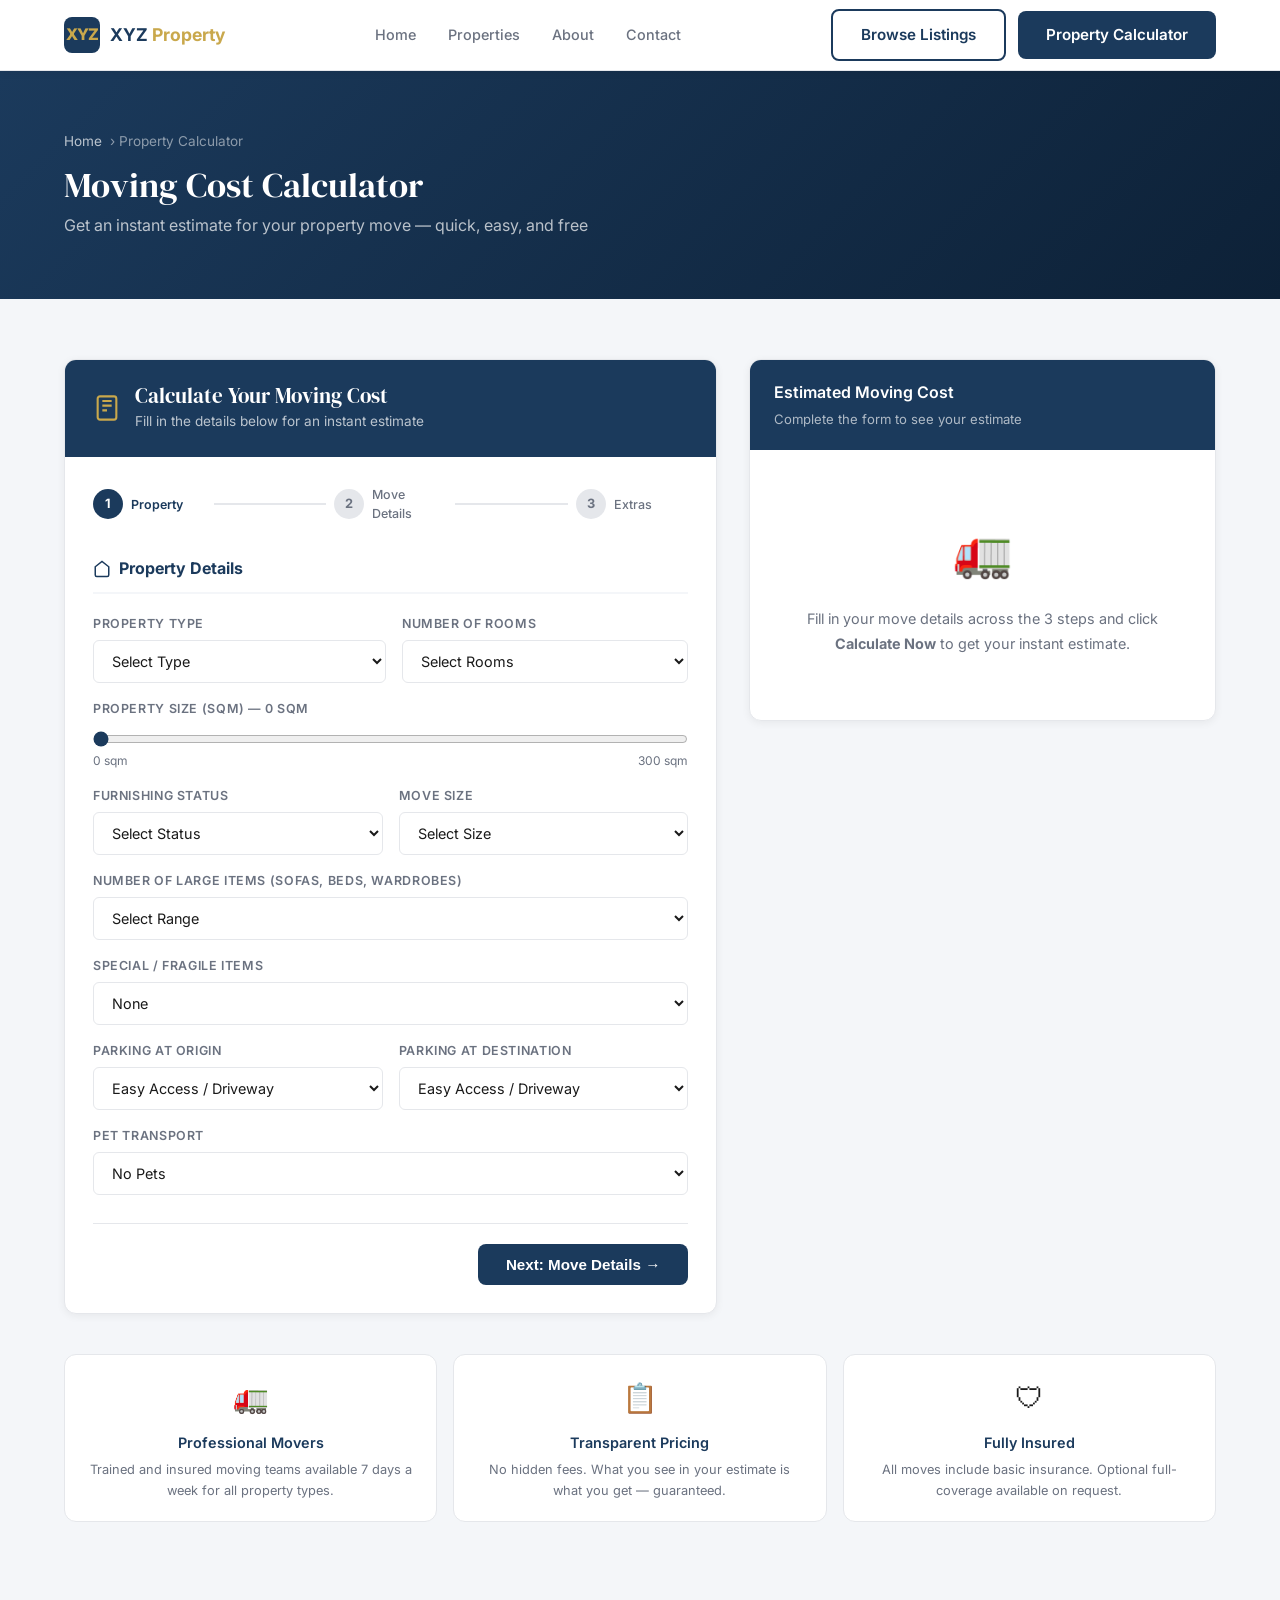
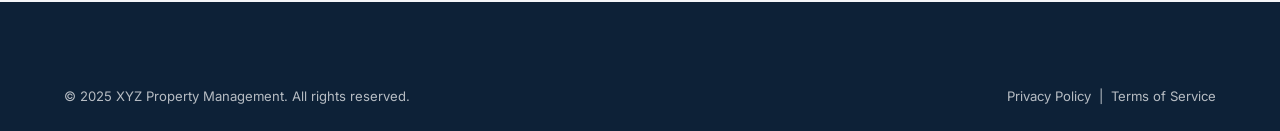
<file: calculator.html>
<!DOCTYPE html>
<html lang="en">
<head>
  <meta charset="UTF-8" />
  <meta name="viewport" content="width=device-width, initial-scale=1.0" />
  <title>Property Moving Calculator — XYZ Property Management</title>
  <link rel="icon" href="favicon.svg" type="image/svg+xml" />
  <link rel="stylesheet" href="assets/css/style.css" />
  <link href="https://fonts.googleapis.com/css2?family=Inter:wght@300;400;500;600;700;800&family=DM+Serif+Display:ital@0;1&display=swap" rel="stylesheet" />
  <style>
    /* ── Calculator Page ─────────────────────────────────────────────────── */
    .calc-page { padding: 60px 0 80px; background: var(--bg); }
    .calc-layout {
      display: grid;
      grid-template-columns: 1.4fr 1fr;
      gap: 32px;
      align-items: start;
    }
    /* ── Form card ───────────────────────────────────────────────────────── */
    .calc-form-card {
      background: var(--white);
      border-radius: var(--radius);
      border: 1px solid var(--border);
      box-shadow: var(--shadow-sm);
      overflow: hidden;
    }
    .calc-form-card__header {
      background: var(--primary);
      padding: 24px 28px;
      display: flex;
      align-items: center;
      gap: 14px;
    }
    .calc-form-card__header svg { color: var(--accent); flex-shrink: 0; }
    .calc-form-card__header h2 { color: var(--white); font-size: 1.3rem; }
    .calc-form-card__header p { color: rgba(255,255,255,0.7); font-size: 0.85rem; margin-top: 2px; }
    .calc-form-card__body { padding: 28px; }
    /* ── Step indicator ──────────────────────────────────────────────────── */
    .steps {
      display: flex;
      align-items: center;
      margin-bottom: 32px;
      gap: 0;
    }
    .step {
      display: flex;
      align-items: center;
      gap: 8px;
      flex: 1;
    }
    .step__num {
      width: 30px;
      height: 30px;
      border-radius: 50%;
      background: var(--border);
      color: var(--text-light);
      font-size: 0.8rem;
      font-weight: 700;
      display: flex;
      align-items: center;
      justify-content: center;
      flex-shrink: 0;
      transition: all 0.3s;
    }
    .step__label { font-size: 0.78rem; color: var(--text-light); font-weight: 500; }
    .step--active .step__num { background: var(--primary); color: var(--white); }
    .step--active .step__label { color: var(--primary); font-weight: 600; }
    .step--done .step__num { background: #059669; color: var(--white); }
    .step-line { flex: 1; height: 2px; background: var(--border); margin: 0 8px; transition: background 0.3s; }
    .step-line--done { background: #059669; }
    /* ── Form sections ───────────────────────────────────────────────────── */
    .form-section { display: none; }
    .form-section.active { display: block; }
    .form-section__title {
      font-size: 1rem;
      font-weight: 700;
      color: var(--primary);
      margin-bottom: 20px;
      padding-bottom: 10px;
      border-bottom: 2px solid var(--bg);
      display: flex;
      align-items: center;
      gap: 8px;
    }
    .field-grid { display: grid; grid-template-columns: 1fr 1fr; gap: 16px; margin-bottom: 16px; }
    .field-grid--3 { grid-template-columns: 1fr 1fr 1fr; }
    .field-full { margin-bottom: 16px; }
    .field { display: flex; flex-direction: column; gap: 6px; }
    .field label {
      font-size: 0.78rem;
      font-weight: 600;
      color: var(--text-light);
      text-transform: uppercase;
      letter-spacing: 0.05em;
    }
    .field input,
    .field select {
      padding: 11px 14px;
      border: 1.5px solid var(--border);
      border-radius: var(--radius-sm);
      font-size: 0.9rem;
      font-family: var(--font);
      color: var(--text);
      outline: none;
      transition: border-color 0.2s;
      background: var(--white);
    }
    .field input:focus,
    .field select:focus { border-color: var(--primary); }
    /* Range slider */
    .field input[type="range"] {
      padding: 6px 0;
      border: none;
      accent-color: var(--primary);
      cursor: pointer;
    }
    .range-labels {
      display: flex;
      justify-content: space-between;
      font-size: 0.75rem;
      color: var(--text-light);
      margin-top: -8px;
    }
    .range-value {
      text-align: center;
      font-size: 1.1rem;
      font-weight: 700;
      color: var(--primary);
      margin-top: 4px;
    }
    /* Checkbox extras */
    .extras-grid {
      display: grid;
      grid-template-columns: 1fr 1fr;
      gap: 10px;
      margin-top: 4px;
    }
    .extra-item {
      display: flex;
      align-items: center;
      gap: 10px;
      padding: 12px 14px;
      border: 1.5px solid var(--border);
      border-radius: var(--radius-sm);
      cursor: pointer;
      transition: all 0.2s;
      user-select: none;
    }
    .extra-item:hover { border-color: var(--primary); }
    .extra-item input[type="checkbox"] { accent-color: var(--primary); width: 16px; height: 16px; cursor: pointer; }
    .extra-item.checked { border-color: var(--primary); background: rgba(27,58,92,0.04); }
    .extra-item__label { font-size: 0.85rem; font-weight: 500; color: var(--text); }
    .extra-item__price { font-size: 0.75rem; color: var(--accent); font-weight: 600; margin-left: auto; }
    /* Step nav buttons */
    .step-nav {
      display: flex;
      justify-content: space-between;
      margin-top: 28px;
      padding-top: 20px;
      border-top: 1px solid var(--border);
    }
    /* ── Result card ─────────────────────────────────────────────────────── */
    .result-card {
      background: var(--white);
      border-radius: var(--radius);
      border: 1px solid var(--border);
      box-shadow: var(--shadow-sm);
      position: sticky;
      top: 90px;
      overflow: hidden;
    }
    .result-card__header {
      background: var(--primary);
      padding: 20px 24px;
    }
    .result-card__header h3 { color: var(--white); font-size: 1rem; margin-bottom: 4px; }
    .result-card__header p { color: rgba(255,255,255,0.65); font-size: 0.82rem; }
    .result-card__body { padding: 24px; }
    .result-total {
      text-align: center;
      padding: 24px;
      background: var(--bg);
      border-radius: var(--radius-sm);
      margin-bottom: 20px;
    }
    .result-total__label { font-size: 0.8rem; color: var(--text-light); text-transform: uppercase; letter-spacing: 0.08em; margin-bottom: 6px; }
    .result-total__amount {
      font-size: 2.6rem;
      font-weight: 800;
      color: var(--primary);
      line-height: 1;
    }
    .result-total__range { font-size: 0.78rem; color: var(--text-light); margin-top: 6px; }
    .result-breakdown { margin-bottom: 20px; }
    .result-breakdown h4 { font-size: 0.85rem; font-weight: 700; color: var(--primary); margin-bottom: 12px; }
    .breakdown-item {
      display: flex;
      justify-content: space-between;
      align-items: center;
      padding: 9px 0;
      border-bottom: 1px solid var(--border);
      font-size: 0.85rem;
    }
    .breakdown-item:last-child { border-bottom: none; }
    .breakdown-item__label { color: var(--text-light); }
    .breakdown-item__value { font-weight: 600; color: var(--text); }
    .breakdown-item--total .breakdown-item__label { color: var(--primary); font-weight: 700; }
    .breakdown-item--total .breakdown-item__value { color: var(--primary); font-size: 1rem; }
    .result-note {
      background: #FEF3C7;
      border: 1px solid #FCD34D;
      border-radius: var(--radius-sm);
      padding: 12px 14px;
      font-size: 0.8rem;
      color: #92400E;
      line-height: 1.6;
      margin-bottom: 20px;
    }
    .result-actions { display: flex; flex-direction: column; gap: 10px; }
    /* ── Info boxes ──────────────────────────────────────────────────────── */
    .info-boxes {
      display: grid;
      grid-template-columns: repeat(3, 1fr);
      gap: 16px;
      margin-top: 40px;
    }
    .info-box {
      background: var(--white);
      border: 1px solid var(--border);
      border-radius: var(--radius);
      padding: 20px;
      text-align: center;
    }
    .info-box__icon { font-size: 1.8rem; margin-bottom: 10px; }
    .info-box h4 { color: var(--primary); font-size: 0.9rem; margin-bottom: 6px; }
    .info-box p { font-size: 0.8rem; color: var(--text-light); line-height: 1.6; }
    @media (max-width: 1024px) {
      .calc-layout { grid-template-columns: 1fr; }
      .result-card { position: static; }
      .info-boxes { grid-template-columns: 1fr; }
    }
    @media (max-width: 640px) {
      .field-grid { grid-template-columns: 1fr; }
      .field-grid--3 { grid-template-columns: 1fr 1fr; }
      .extras-grid { grid-template-columns: 1fr; }
    }
  </style>
</head>
<body>
  <!-- NAVBAR -->
  <nav class="navbar">
    <div class="container navbar__inner">
      <a href="index.html" class="navbar__logo">
        <div class="logo-icon">XYZ</div>
        <span class="logo-name">XYZ <span>Property</span></span>
      </a>
      <div class="navbar__links">
        <a href="index.html">Home</a>
        <a href="properties.html">Properties</a>
        <a href="about.html">About</a>
        <a href="contact.html">Contact</a>
      </div>
      <div class="navbar__actions">
        <a href="properties.html" class="btn btn--outline">Browse Listings</a>
        <a href="calculator.html" class="btn btn--primary active">Property Calculator</a>
      </div>
      <button class="hamburger"><span></span><span></span><span></span></button>
    </div>
  </nav>
  <div class="mobile-menu">
    <button class="mobile-menu__close">&times;</button>
    <a href="index.html">Home</a>
    <a href="properties.html">Properties</a>
    <a href="about.html">About</a>
    <a href="contact.html">Contact</a>
    <a href="calculator.html" class="btn btn--primary">Property Calculator</a>
  </div>
  <!-- PAGE HERO -->
  <div class="page-hero">
    <div class="container">
      <div class="breadcrumb"><a href="index.html">Home</a> › Property Calculator</div>
      <h1>Moving Cost Calculator</h1>
      <p>Get an instant estimate for your property move — quick, easy, and free</p>
    </div>
  </div>
  <!-- CALCULATOR -->
  <section class="calc-page">
    <div class="container">
      <div class="calc-layout">
        <!-- FORM -->
        <div class="calc-form-card">
          <div class="calc-form-card__header">
            <svg width="28" height="28" viewBox="0 0 24 24" fill="none" stroke="currentColor" stroke-width="1.8">
              <rect x="4" y="2" width="16" height="20" rx="2"/><line x1="8" y1="6" x2="16" y2="6"/>
              <line x1="8" y1="10" x2="16" y2="10"/><line x1="8" y1="14" x2="12" y2="14"/>
            </svg>
            <div>
              <h2>Calculate Your Moving Cost</h2>
              <p>Fill in the details below for an instant estimate</p>
            </div>
          </div>
          <div class="calc-form-card__body">
            <!-- Step indicator -->
            <div class="steps">
              <div class="step step--active" id="step-ind-1">
                <div class="step__num">1</div>
                <div class="step__label">Property</div>
              </div>
              <div class="step-line" id="line-1"></div>
              <div class="step" id="step-ind-2">
                <div class="step__num">2</div>
                <div class="step__label">Move Details</div>
              </div>
              <div class="step-line" id="line-2"></div>
              <div class="step" id="step-ind-3">
                <div class="step__num">3</div>
                <div class="step__label">Extras</div>
              </div>
            </div>
            <!-- STEP 1: Property Info -->
            <div class="form-section active" id="section-1">
              <div class="form-section__title">
                <svg width="18" height="18" viewBox="0 0 24 24" fill="none" stroke="currentColor" stroke-width="2"><path d="M3 9l9-7 9 7v11a2 2 0 0 1-2 2H5a2 2 0 0 1-2-2z"/></svg>
                Property Details
              </div>
              <div class="field-grid">
                <div class="field">
                  <label>Property Type</label>
                  <select id="propType" onchange="onPropTypeChange(this.value)">
                    <option value="" disabled selected>Select Type</option>
                    <option value="house">Single-Family Detached</option>
                    <option value="apartment">Apartment / Flat</option>
                    <option value="condo">Condominium (Condo)</option>
                    <option value="townhouse">Townhouse / Rowhouse</option>
                    <option value="bungalow">Bungalow</option>
                    <option value="duplex">Duplex</option>
                    <option value="villa">Villa</option>
                    <option value="tiny">Tiny Home</option>
                    <option value="mobile">Mobile Home / Manufactured Home</option>
                  </select>
                </div>
                <div class="field">
                  <label>Number of Rooms</label>
                  <select id="rooms">
                    <option value="" disabled selected>Select Rooms</option>
                    <option value="1">Studio / 1 Room</option>
                    <option value="2">2 Rooms</option>
                    <option value="3">3 Rooms</option>
                    <option value="4">4 Rooms</option>
                    <option value="5">5+ Rooms</option>
                  </select>
                </div>
              </div>
              <div class="field-full field">
                <label>Property Size (sqm) — <span id="sizeVal">0</span> sqm</label>
                <input type="range" id="aptSize" min="0" max="300" value="0" step="5" />
                <div class="range-labels"><span>0 sqm</span><span>300 sqm</span></div>
              </div>
              <!-- Furnished / Move Size -->
              <div class="field-grid">
                <div class="field">
                  <label>Furnishing Status</label>
                  <select id="furnished">
                    <option value="" disabled selected>Select Status</option>
                    <option value="fully">Fully Furnished</option>
                    <option value="partial">Partially Furnished</option>
                    <option value="unfurnished">Unfurnished</option>
                  </select>
                </div>
                <div class="field">
                  <label>Move Size</label>
                  <select id="moveSize">
                    <option value="" disabled selected>Select Size</option>
                    <option value="studio">Studio / Small</option>
                    <option value="small">1–2 Bedroom</option>
                    <option value="medium">3–4 Bedroom</option>
                    <option value="large">5+ Bedroom / Full House</option>
                  </select>
                </div>
              </div>
              <!-- Large Items -->
              <div class="field-full field">
                <label>Number of Large Items (sofas, beds, wardrobes)</label>
                <select id="largeItems">
                  <option value="" disabled selected>Select Range</option>
                  <option value="0">None</option>
                  <option value="3">1–3 items</option>
                  <option value="6">4–6 items</option>
                  <option value="10">7–10 items</option>
                  <option value="15">10+ items</option>
                </select>
              </div>
              <!-- Special Items -->
              <div class="field-full field">
                <label>Special / Fragile Items</label>
                <select id="specialItems">
                  <option value="none">None</option>
                  <option value="some">Some (artwork, antiques)</option>
                  <option value="appliances">Large Appliances</option>
                  <option value="both">Both</option>
                </select>
              </div>
              <!-- Floor & Elevator — shown conditionally based on property type -->
              <div id="floorElevatorRow" class="field-grid" style="display:none">
                <div class="field">
                  <label>Current Floor</label>
                  <select id="fromFloor">
                    <option value="0">Ground Floor</option>
                    <option value="1">1st Floor</option>
                    <option value="2">2nd Floor</option>
                    <option value="3">3rd Floor</option>
                    <option value="4">4th Floor</option>
                    <option value="5">5th Floor +</option>
                  </select>
                </div>
                <div class="field" id="elevatorField">
                  <label>Elevator Available?</label>
                  <select id="elevator">
                    <option value="yes">Yes</option>
                    <option value="no">No</option>
                  </select>
                </div>
              </div>
              <!-- Parking Access -->
              <div class="field-grid">
                <div class="field">
                  <label>Parking at Origin</label>
                  <select id="parkingFrom">
                    <option value="easy">Easy Access / Driveway</option>
                    <option value="street">Street Parking</option>
                    <option value="difficult">No Access / Difficult</option>
                  </select>
                </div>
                <div class="field">
                  <label>Parking at Destination</label>
                  <select id="parkingTo">
                    <option value="easy">Easy Access / Driveway</option>
                    <option value="street">Street Parking</option>
                    <option value="difficult">No Access / Difficult</option>
                  </select>
                </div>
              </div>
              <!-- Pet Transport -->
              <div class="field-full field">
                <label>Pet Transport</label>
                <select id="petTransport">
                  <option value="none">No Pets</option>
                  <option value="small">Small Pet (cat, small dog)</option>
                  <option value="large">Large Pet (large dog)</option>
                  <option value="multiple">Multiple Pets</option>
                </select>
              </div>
              <div class="step-nav">
                <span></span>
                <button class="btn btn--primary" onclick="goStep(2)">Next: Move Details →</button>
              </div>
            </div>
            <!-- STEP 2: Move Details -->
            <div class="form-section" id="section-2">
              <div class="form-section__title">
                <svg width="18" height="18" viewBox="0 0 24 24" fill="none" stroke="currentColor" stroke-width="2"><path d="M21 10c0 7-9 13-9 13s-9-6-9-13a9 9 0 0 1 18 0z"/><circle cx="12" cy="10" r="3"/></svg>
                Move Details
              </div>
              <div class="field-grid">
                <div class="field">
                  <label>From (City / Area)</label>
                  <input type="text" id="fromCity" placeholder="e.g. Tel Aviv" />
                </div>
                <div class="field">
                  <label>To (City / Area)</label>
                  <input type="text" id="toCity" placeholder="e.g. Jerusalem" />
                </div>
              </div>
              <div class="field-full field">
                <label>Estimated Distance (km) — <span id="distVal">50</span> km</label>
                <input type="range" id="distance" min="1" max="500" value="50" step="1" />
                <div class="range-labels"><span>1 km</span><span>500 km</span></div>
              </div>
              <div class="field-grid">
                <div class="field">
                  <label>Move Date</label>
                  <input type="date" id="moveDate" />
                </div>
                <div class="field">
                  <label>Move Time Preference</label>
                  <select id="moveTime">
                    <option value="weekday">Weekday (cheaper)</option>
                    <option value="weekend">Weekend</option>
                    <option value="holiday">Public Holiday</option>
                  </select>
                </div>
              </div>
              <div class="field-grid">
                <div class="field">
                  <label>Destination Floor</label>
                  <select id="toFloor">
                    <option value="0">Ground Floor</option>
                    <option value="1">1st Floor</option>
                    <option value="2">2nd Floor</option>
                    <option value="3">3rd Floor</option>
                    <option value="4">4th Floor</option>
                    <option value="5">5th Floor +</option>
                  </select>
                </div>
                <div class="field">
                  <label>Destination Elevator?</label>
                  <select id="toElevator">
                    <option value="yes">Yes</option>
                    <option value="no">No</option>
                  </select>
                </div>
              </div>
              <div class="step-nav">
                <button class="btn btn--outline" onclick="goStep(1)">← Back</button>
                <button class="btn btn--primary" onclick="goStep(3)">Next: Extras →</button>
              </div>
            </div>
            <!-- STEP 3: Extras -->
            <div class="form-section" id="section-3">
              <div class="form-section__title">
                <svg width="18" height="18" viewBox="0 0 24 24" fill="none" stroke="currentColor" stroke-width="2"><polyline points="9 11 12 14 22 4"/><path d="M21 12v7a2 2 0 0 1-2 2H5a2 2 0 0 1-2-2V5a2 2 0 0 1 2-2h11"/></svg>
                Additional Services
              </div>
              <div class="extras-grid" id="extrasGrid">
                <label class="extra-item" onclick="toggleExtra(this)">
                  <input type="checkbox" value="packing" data-cost="150" />
                  <div>
                    <div class="extra-item__label">📦 Packing Service</div>
                  </div>
                  <span class="extra-item__price">+$150</span>
                </label>
                <label class="extra-item" onclick="toggleExtra(this)">
                  <input type="checkbox" value="unpacking" data-cost="120" />
                  <div>
                    <div class="extra-item__label">🗃 Unpacking Service</div>
                  </div>
                  <span class="extra-item__price">+$120</span>
                </label>
                <label class="extra-item" onclick="toggleExtra(this)">
                  <input type="checkbox" value="storage" data-cost="200" />
                  <div>
                    <div class="extra-item__label">🏪 Storage (1 month)</div>
                  </div>
                  <span class="extra-item__price">+$200</span>
                </label>
                <label class="extra-item" onclick="toggleExtra(this)">
                  <input type="checkbox" value="cleaning" data-cost="180" />
                  <div>
                    <div class="extra-item__label">🧹 Cleaning Service</div>
                  </div>
                  <span class="extra-item__price">+$180</span>
                </label>
                <label class="extra-item" onclick="toggleExtra(this)">
                  <input type="checkbox" value="insurance" data-cost="90" />
                  <div>
                    <div class="extra-item__label">🛡 Moving Insurance</div>
                  </div>
                  <span class="extra-item__price">+$90</span>
                </label>
                <label class="extra-item" onclick="toggleExtra(this)">
                  <input type="checkbox" value="assembly" data-cost="130" />
                  <div>
                    <div class="extra-item__label">🔧 Furniture Assembly</div>
                  </div>
                  <span class="extra-item__price">+$130</span>
                </label>
                <label class="extra-item" onclick="toggleExtra(this)">
                  <input type="checkbox" value="piano" data-cost="250" />
                  <div>
                    <div class="extra-item__label">🎹 Piano / Heavy Items</div>
                  </div>
                  <span class="extra-item__price">+$250</span>
                </label>
                <label class="extra-item" onclick="toggleExtra(this)">
                  <input type="checkbox" value="express" data-cost="200" />
                  <div>
                    <div class="extra-item__label">⚡ Express Move</div>
                  </div>
                  <span class="extra-item__price">+$200</span>
                </label>
              </div>
              <div class="step-nav">
                <button class="btn btn--outline" onclick="goStep(2)">← Back</button>
                <button class="btn btn--primary" onclick="calculate()">
                  <svg width="16" height="16" viewBox="0 0 24 24" fill="none" stroke="currentColor" stroke-width="2.5"><polyline points="20 6 9 17 4 12"/></svg>
                  Calculate Now
                </button>
              </div>
            </div>
          </div>
        </div>
        <!-- RESULT -->
        <div class="result-card" id="resultCard">
          <div class="result-card__header">
            <h3>Estimated Moving Cost</h3>
            <p>Complete the form to see your estimate</p>
          </div>
          <div class="result-card__body">
            <!-- Placeholder shown before calculation -->
            <div id="resultPlaceholder" style="text-align:center;padding:40px 20px;">
              <div style="font-size:3rem;margin-bottom:16px">🚛</div>
              <p style="color:var(--text-light);font-size:0.9rem;line-height:1.7">Fill in your move details across the 3 steps and click <strong>Calculate Now</strong> to get your instant estimate.</p>
            </div>
            <!-- Result shown after calculation -->
            <div id="resultOutput" style="display:none">
              <div class="result-total">
                <div class="result-total__label">Total Estimate</div>
                <div class="result-total__amount" id="totalAmount"></div>
                <div class="result-total__range" id="totalRange"></div>
              </div>
              <div class="result-breakdown">
                <h4>Cost Breakdown</h4>
                <div class="breakdown-item">
                  <span class="breakdown-item__label">Base moving fee</span>
                  <span class="breakdown-item__value" id="brkBase"></span>
                </div>
                <div class="breakdown-item">
                  <span class="breakdown-item__label">Distance charge</span>
                  <span class="breakdown-item__value" id="brkDistance"></span>
                </div>
                <div class="breakdown-item">
                  <span class="breakdown-item__label">Floor / stairs surcharge</span>
                  <span class="breakdown-item__value" id="brkFloor"></span>
                </div>
                <div class="breakdown-item">
                  <span class="breakdown-item__label">Large items</span>
                  <span class="breakdown-item__value" id="brkLarge"></span>
                </div>
                <div class="breakdown-item">
                  <span class="breakdown-item__label">Special / fragile items</span>
                  <span class="breakdown-item__value" id="brkSpecial"></span>
                </div>
                <div class="breakdown-item">
                  <span class="breakdown-item__label">Parking surcharge</span>
                  <span class="breakdown-item__value" id="brkParking"></span>
                </div>
                <div class="breakdown-item">
                  <span class="breakdown-item__label">Pet transport</span>
                  <span class="breakdown-item__value" id="brkPet"></span>
                </div>
                <div class="breakdown-item">
                  <span class="breakdown-item__label">Time surcharge</span>
                  <span class="breakdown-item__value" id="brkTime"></span>
                </div>
                <div class="breakdown-item">
                  <span class="breakdown-item__label">Additional services</span>
                  <span class="breakdown-item__value" id="brkExtras"></span>
                </div>
                <div class="breakdown-item breakdown-item--total">
                  <span class="breakdown-item__label">Total</span>
                  <span class="breakdown-item__value" id="brkTotal"></span>
                </div>
              </div>
              <div class="result-note">
                ⚠️ This is an estimated cost only. Final pricing depends on actual inventory, access conditions, and availability. Contact us for a confirmed quote.
              </div>
              <div class="result-actions">
                <a href="contact.html" class="btn btn--primary" style="justify-content:center">Get Official Quote</a>
                <button class="btn btn--outline" style="justify-content:center" onclick="resetCalc()">Start Over</button>
              </div>
            </div>
          </div>
        </div>
      </div>
      <!-- Info boxes -->
      <div class="info-boxes">
        <div class="info-box">
          <div class="info-box__icon">🚛</div>
          <h4>Professional Movers</h4>
          <p>Trained and insured moving teams available 7 days a week for all property types.</p>
        </div>
        <div class="info-box">
          <div class="info-box__icon">📋</div>
          <h4>Transparent Pricing</h4>
          <p>No hidden fees. What you see in your estimate is what you get — guaranteed.</p>
        </div>
        <div class="info-box">
          <div class="info-box__icon">🛡</div>
          <h4>Fully Insured</h4>
          <p>All moves include basic insurance. Optional full-coverage available on request.</p>
        </div>
      </div>
    </div>
  </section>
  <!-- FOOTER -->
  <footer class="footer">
    <div class="container">
      <div class="footer__bottom" style="border-top:none;padding:24px 0">
        <span>&copy; 2025 XYZ Property Management. All rights reserved.</span>
        <span>Privacy Policy &nbsp;|&nbsp; Terms of Service</span>
      </div>
    </div>
  </footer>
  <div class="toast"></div>
  <script src="assets/js/main.js"></script>
  <script>
    // ── Property type conditional fields ─────────────────────────────────────
    function onPropTypeChange(type) {
      const floorRow    = document.getElementById('floorElevatorRow');
      const elevField   = document.getElementById('elevatorField');
      // Types that have floors + elevator
      const hasFloorAndElevator = ['apartment', 'condo', 'townhouse', 'duplex'];
      // Types that have floors only (no elevator)
      const hasFloorOnly = ['house', 'bungalow', 'villa', 'tiny', 'mobile'];
      if (hasFloorAndElevator.includes(type)) {
        floorRow.style.display = 'grid';
        elevField.style.display = 'flex';
      } else if (hasFloorOnly.includes(type)) {
        floorRow.style.display = 'grid';
        elevField.style.display = 'none';
      } else {
        floorRow.style.display = 'none';
      }
    }
    // ── Step navigation ───────────────────────────────────────────────────────
    function goStep(n) {
      [1,2,3].forEach(i => {
        document.getElementById('section-' + i).classList.toggle('active', i === n);
        const ind = document.getElementById('step-ind-' + i);
        ind.classList.toggle('step--active', i === n);
        ind.classList.toggle('step--done', i < n);
      });
      [1,2].forEach(i => {
        const line = document.getElementById('line-' + i);
        if (line) line.classList.toggle('step-line--done', i < n);
      });
      if (n === 3) calculate();
    }
    // ── Range display ─────────────────────────────────────────────────────────
    document.getElementById('aptSize').addEventListener('input', function() {
      document.getElementById('sizeVal').textContent = this.value;
    });
    document.getElementById('distance').addEventListener('input', function() {
      document.getElementById('distVal').textContent = this.value;
    });
    // ── Extras toggle ─────────────────────────────────────────────────────────
    function toggleExtra(el) {
      el.classList.toggle('checked');
      calculate();
    }
    // ── Core calculation ──────────────────────────────────────────────────────
    function calculate() {
      const size        = parseInt(document.getElementById('aptSize').value)    || 0;
      const rooms       = parseInt(document.getElementById('rooms').value)      || 1;
      const distance    = parseInt(document.getElementById('distance').value)   || 1;
      const fromFloor   = parseInt(document.getElementById('fromFloor').value)  || 0;
      const toFloor     = parseInt(document.getElementById('toFloor').value)    || 0;
      const elevator    = document.getElementById('elevator').value;
      const toElev      = document.getElementById('toElevator').value;
      const moveTime    = document.getElementById('moveTime').value;
      const furnished   = document.getElementById('furnished').value   || 'unfurnished';
      const moveSize    = document.getElementById('moveSize').value    || 'small';
      const largeItems  = parseInt(document.getElementById('largeItems').value) || 0;
      const specialItems= document.getElementById('specialItems').value || 'none';
      const parkingFrom = document.getElementById('parkingFrom').value || 'easy';
      const parkingTo   = document.getElementById('parkingTo').value   || 'easy';
      const petTransport= document.getElementById('petTransport').value|| 'none';
      // Base fee by size + rooms
      let base = 200 + (size * 2.5) + (rooms * 80);
      // Move size multiplier
      const moveSizeMultiplier = { studio: 0.7, small: 1.0, medium: 1.4, large: 1.9 };
      base *= (moveSizeMultiplier[moveSize] || 1.0);
      // Furnishing surcharge
      if (furnished === 'fully')   base *= 1.30;
      if (furnished === 'partial') base *= 1.15;
      // Large items charge
      const largeItemsCharge = largeItems * 25;
      // Special items charge
      const specialCharge = specialItems === 'some' ? 150 : specialItems === 'appliances' ? 200 : specialItems === 'both' ? 320 : 0;
      // Distance charge
      let distCharge = distance <= 10 ? 50 : distance <= 50 ? 100 : distance <= 150 ? 200 : distance * 1.2;
      // Floor surcharge
      let floorCharge = 0;
      if (fromFloor > 0 && elevator === 'no') floorCharge += fromFloor * 40;
      if (toFloor > 0 && toElev === 'no')     floorCharge += toFloor * 40;
      if (fromFloor > 3 || toFloor > 3)       floorCharge += 60;
      // Parking surcharge
      let parkingCharge = 0;
      if (parkingFrom === 'street')    parkingCharge += 40;
      if (parkingFrom === 'difficult') parkingCharge += 100;
      if (parkingTo === 'street')      parkingCharge += 40;
      if (parkingTo === 'difficult')   parkingCharge += 100;
      // Pet transport charge
      const petCharge = petTransport === 'small' ? 80 : petTransport === 'large' ? 150 : petTransport === 'multiple' ? 220 : 0;
      // Time surcharge
      let timeCharge = 0;
      if (moveTime === 'weekend') timeCharge = base * 0.15;
      if (moveTime === 'holiday') timeCharge = base * 0.30;
      // Extras (step 3 checkboxes)
      let extrasTotal = 0;
      document.querySelectorAll('#extrasGrid input[type="checkbox"]').forEach(cb => {
        if (cb.closest('.extra-item').classList.contains('checked')) {
          extrasTotal += parseInt(cb.dataset.cost) || 0;
        }
      });
      const total = Math.round(base + distCharge + floorCharge + parkingCharge + petCharge + largeItemsCharge + specialCharge + timeCharge + extrasTotal);
      const low   = Math.round(total * 0.9);
      const high  = Math.round(total * 1.15);
      // Show result, hide placeholder
      document.getElementById('resultPlaceholder').style.display = 'none';
      document.getElementById('resultOutput').style.display = 'block';
      // Update UI
      document.getElementById('totalAmount').textContent = '$' + total.toLocaleString();
      document.getElementById('totalRange').textContent  = 'Range: $' + low.toLocaleString() + ' – $' + high.toLocaleString();
      document.getElementById('brkBase').textContent     = '$' + Math.round(base).toLocaleString();
      document.getElementById('brkDistance').textContent = '$' + Math.round(distCharge).toLocaleString();
      document.getElementById('brkFloor').textContent    = floorCharge > 0    ? '$' + floorCharge.toLocaleString()                  : 'None';
      document.getElementById('brkLarge').textContent    = largeItemsCharge > 0 ? '$' + largeItemsCharge.toLocaleString()           : 'None';
      document.getElementById('brkSpecial').textContent  = specialCharge > 0  ? '$' + specialCharge.toLocaleString()                : 'None';
      document.getElementById('brkParking').textContent  = parkingCharge > 0  ? '$' + parkingCharge.toLocaleString()                : 'None';
      document.getElementById('brkPet').textContent      = petCharge > 0      ? '$' + petCharge.toLocaleString()                    : 'None';
      document.getElementById('brkTime').textContent     = timeCharge > 0     ? '$' + Math.round(timeCharge).toLocaleString()       : 'None';
      document.getElementById('brkExtras').textContent   = extrasTotal > 0    ? '$' + extrasTotal.toLocaleString()                  : 'None';
      document.getElementById('brkTotal').textContent    = '$' + total.toLocaleString();
    }
    function resetCalc() {
      goStep(1);
      document.querySelectorAll('.extra-item').forEach(el => el.classList.remove('checked'));
      document.querySelectorAll('.extra-item input').forEach(cb => cb.checked = false);
      document.getElementById('aptSize').value = 80;
      document.getElementById('sizeVal').textContent = '80';
      document.getElementById('distance').value = 50;
      document.getElementById('distVal').textContent = '50';
      document.getElementById('resultOutput').style.display = 'none';
      document.getElementById('resultPlaceholder').style.display = 'block';
    }
    // No auto-calculate on load — user must complete the form
  </script>
</body>
</html>
</file>
<file: assets/css/style.css>
/* ── Reset & Variables ────────────────────────────────────────────────────── */
*, *::before, *::after { box-sizing: border-box; margin: 0; padding: 0; }

:root {
  --primary:       #1B3A5C;
  --primary-light: #2D5F8A;
  --accent:        #C9A84C;
  --accent-light:  #E2C97E;
  --bg:            #F4F6F9;
  --white:         #FFFFFF;
  --text:          #1a1a1a;
  --text-light:    #6B7280;
  --border:        #E5E7EB;
  --shadow-sm:     0 2px 8px rgba(0,0,0,0.06);
  --shadow:        0 4px 20px rgba(0,0,0,0.10);
  --shadow-lg:     0 12px 40px rgba(0,0,0,0.14);
  --radius:        12px;
  --radius-sm:     6px;
  --font:          'Inter', sans-serif;
  --font-display:  'DM Serif Display', serif;
}

html { scroll-behavior: smooth; }
body { background: var(--bg); color: var(--text); font-family: var(--font); line-height: 1.6; }
a { text-decoration: none; color: inherit; }
img { max-width: 100%; display: block; }
ul { list-style: none; }

/* ── Typography ───────────────────────────────────────────────────────────── */
h1 { font-family: var(--font-display); font-size: clamp(2.2rem, 5vw, 3.6rem); font-weight: 400; line-height: 1.15; }
h2 { font-family: var(--font-display); font-size: clamp(1.8rem, 3vw, 2.6rem); font-weight: 400; line-height: 1.2; }
h1 em, h2 em { font-style: italic; color: var(--accent); }
h3 { font-size: 1.1rem; font-weight: 600; }
h4 { font-size: 0.95rem; font-weight: 600; }

/* ── Buttons ──────────────────────────────────────────────────────────────── */
.btn {
  display: inline-flex;
  align-items: center;
  gap: 8px;
  padding: 12px 28px;
  border-radius: 8px;
  font-size: 0.95rem;
  font-weight: 600;
  cursor: pointer;
  border: none;
  transition: all 0.2s ease;
}
.btn--primary { background: var(--primary); color: var(--white); }
.btn--primary:hover { background: var(--primary-light); transform: translateY(-1px); box-shadow: var(--shadow); }
.btn--accent { background: var(--accent); color: var(--white); }
.btn--accent:hover { background: var(--accent-light); transform: translateY(-1px); }
.btn--outline { background: transparent; color: var(--primary); border: 2px solid var(--primary); }
.btn--outline:hover { background: var(--primary); color: var(--white); }
.btn--white { background: var(--white); color: var(--primary); }
.btn--white:hover { background: var(--accent); color: var(--white); }

/* ── Badge ────────────────────────────────────────────────────────────────── */
.badge {
  display: inline-block;
  padding: 4px 12px;
  border-radius: 20px;
  font-size: 0.75rem;
  font-weight: 600;
  letter-spacing: 0.04em;
  text-transform: uppercase;
}
.badge--sale     { background: #FEE2E2; color: #DC2626; }
.badge--rent     { background: #DBEAFE; color: #1D4ED8; }
.badge--featured { background: #FEF3C7; color: #D97706; }
.badge--new      { background: #D1FAE5; color: #059669; }
.badge--commercial { background: #EDE9FE; color: #7C3AED; }

/* ── Section ──────────────────────────────────────────────────────────────── */
.section { padding: 80px 0; }
.section--gray { background: var(--bg); }
.section--white { background: var(--white); }
.container { max-width: 1200px; margin: 0 auto; padding: 0 24px; }
.section-label { font-size: 0.8rem; font-weight: 700; letter-spacing: 0.12em; text-transform: uppercase; color: var(--accent); margin-bottom: 8px; }
.section-title { color: var(--primary); margin-bottom: 16px; }
.section-sub { color: var(--text-light); font-size: 1rem; max-width: 560px; }
.section-header { margin-bottom: 48px; }
.section-header--center { text-align: center; }
.section-header--center .section-sub { margin: 0 auto; }

/* ══ NAVBAR ════════════════════════════════════════════════════════════════ */
.navbar {
  position: sticky;
  top: 0;
  z-index: 1000;
  background: var(--white);
  border-bottom: 1px solid var(--border);
  box-shadow: var(--shadow-sm);
}
.navbar__inner {
  display: flex;
  align-items: center;
  justify-content: space-between;
  height: 70px;
}
.navbar__logo {
  display: flex;
  align-items: center;
  gap: 10px;
}
.logo-icon {
  width: 36px;
  height: 36px;
  background: var(--primary);
  border-radius: 8px;
  display: flex;
  align-items: center;
  justify-content: center;
  color: var(--accent);
  font-weight: 800;
  font-size: 1rem;
  letter-spacing: -1px;
}
.logo-name { font-size: 1.1rem; font-weight: 700; color: var(--primary); }
.logo-name span { color: var(--accent); }

.navbar__links {
  display: flex;
  align-items: center;
  gap: 32px;
}
.navbar__links a {
  font-size: 0.9rem;
  font-weight: 500;
  color: var(--text-light);
  transition: color 0.2s;
  position: relative;
}
.navbar__links a:hover,
.navbar__links a.active { color: var(--primary); }
.navbar__links a.active::after {
  content: '';
  position: absolute;
  bottom: -4px;
  left: 0; right: 0;
  height: 2px;
  background: var(--accent);
  border-radius: 2px;
}
.navbar__actions { display: flex; align-items: center; gap: 12px; }

.hamburger { display: none; flex-direction: column; gap: 5px; cursor: pointer; background: none; border: none; padding: 4px; }
.hamburger span { display: block; width: 24px; height: 2px; background: var(--primary); border-radius: 2px; transition: all 0.3s; }

/* ══ HERO ══════════════════════════════════════════════════════════════════ */
.hero {
  background: var(--primary);
  padding: 80px 0 70px;
  position: relative;
  overflow: hidden;
}
.hero--asymmetric::after {
  content: '';
  position: absolute;
  bottom: 0; right: 0;
  width: 40%;
  height: 100%;
  background: rgba(255,255,255,0.03);
  clip-path: polygon(15% 0, 100% 0, 100% 100%, 0% 100%);
  pointer-events: none;
}
.hero__inner {
  display: grid;
  grid-template-columns: 1.1fr 0.9fr;
  gap: 70px;
  align-items: center;
}
.hero__eyebrow { color: rgba(255,255,255,0.85); font-size: 0.8rem; letter-spacing: 0.12em; text-transform: uppercase; margin-bottom: 20px; }
.hero h1 { color: var(--white); margin-bottom: 22px; }
.hero h1 em { color: var(--accent); font-style: italic; }
.hero__sub { color: rgba(255,255,255,0.7); font-size: 1rem; margin-bottom: 36px; line-height: 1.75; max-width: 420px; }
.hero__actions { display: flex; gap: 12px; flex-wrap: wrap; margin-bottom: 20px; }
.hero__trust { font-size: 0.78rem; color: rgba(255,255,255,0.4); letter-spacing: 0.03em; }
.hero__search-label { font-size: 0.75rem; font-weight: 700; letter-spacing: 0.1em; text-transform: uppercase; color: var(--text-light); margin-bottom: 14px; }

.hero__search {
  background: var(--white);
  border-radius: 16px;
  padding: 28px;
  box-shadow: var(--shadow-lg);
  position: relative;
  z-index: 10;
}
.hero__search h3 { color: var(--primary); margin-bottom: 20px; font-size: 1.1rem; }
.search-grid { display: grid; grid-template-columns: 1fr 1fr; gap: 14px; margin-bottom: 14px; }
.search-field label { display: block; font-size: 0.78rem; font-weight: 600; color: var(--text-light); margin-bottom: 6px; text-transform: uppercase; letter-spacing: 0.05em; }
.search-field select,
.search-field input {
  width: 100%;
  padding: 10px 14px;
  border: 1.5px solid var(--border);
  border-radius: var(--radius-sm);
  font-size: 0.9rem;
  color: var(--text);
  background: var(--white);
  outline: none;
  transition: border-color 0.2s;
  font-family: var(--font);
}
.search-field select:focus,
.search-field input:focus { border-color: var(--primary); }
.search-btn { width: 100%; padding: 13px; font-size: 1rem; border-radius: var(--radius-sm); }

/* ══ STATS BAR ══════════════════════════════════════════════════════════════ */
.stats-bar {
  background: var(--primary);
  padding: 32px 0;
}
.stats-bar__inner {
  display: grid;
  grid-template-columns: repeat(4, 1fr);
  gap: 0;
}
.stat-item {
  text-align: center;
  padding: 0 24px;
  border-right: 1px solid rgba(255,255,255,0.1);
}
.stat-item:last-child { border-right: none; }
.stat-item__number {
  font-size: 2.2rem;
  font-weight: 800;
  color: var(--accent);
  line-height: 1;
  margin-bottom: 6px;
}
.stat-item__label { font-size: 0.85rem; color: rgba(255,255,255,0.7); }

/* ══ PROPERTY CARD ══════════════════════════════════════════════════════════ */
.property-card {
  background: var(--white);
  border-radius: var(--radius);
  overflow: hidden;
  box-shadow: var(--shadow-sm);
  border: 1px solid var(--border);
  transition: transform 0.3s ease, box-shadow 0.3s ease;
}
.property-card:hover { transform: translateY(-6px); box-shadow: var(--shadow-lg); }

.property-card__image {
  position: relative;
  height: 220px;
  overflow: hidden;
}
.property-card__image img { width: 100%; height: 100%; object-fit: cover; transition: transform 0.4s ease; }
.property-card:hover .property-card__image img { transform: scale(1.05); }

.property-card__badges {
  position: absolute;
  top: 14px;
  left: 14px;
  display: flex;
  gap: 6px;
}
.property-card__favorite {
  position: absolute;
  top: 14px;
  right: 14px;
  width: 34px;
  height: 34px;
  background: var(--white);
  border-radius: 50%;
  border: none;
  cursor: pointer;
  display: flex;
  align-items: center;
  justify-content: center;
  color: var(--text-light);
  box-shadow: var(--shadow-sm);
  transition: all 0.2s;
}
.property-card__favorite:hover,
.property-card__favorite.active { color: #DC2626; }
.property-card__favorite svg { fill: currentColor; }

.property-card__body { padding: 18px; }
.property-card__price { font-size: 1.35rem; font-weight: 800; color: var(--primary); margin-bottom: 4px; }
.property-card__price span { font-size: 0.8rem; font-weight: 400; color: var(--text-light); }
.property-card__title { font-size: 1rem; font-weight: 600; color: var(--text); margin-bottom: 6px; }
.property-card__location { font-size: 0.85rem; color: var(--text-light); display: flex; align-items: center; gap: 4px; margin-bottom: 14px; }

.property-card__meta {
  display: flex;
  gap: 16px;
  padding-top: 14px;
  border-top: 1px solid var(--border);
}
.meta-item { display: flex; align-items: center; gap: 5px; font-size: 0.82rem; color: var(--text-light); }
.meta-item svg { color: var(--primary); flex-shrink: 0; }

/* ══ PROPERTIES GRID ════════════════════════════════════════════════════════ */
.properties-grid {
  display: grid;
  grid-template-columns: repeat(3, 1fr);
  gap: 24px;
}

/* ══ FILTERS ════════════════════════════════════════════════════════════════ */
.filters-bar {
  background: var(--white);
  border: 1px solid var(--border);
  border-radius: var(--radius);
  padding: 20px 24px;
  margin-bottom: 32px;
  display: flex;
  gap: 14px;
  flex-wrap: wrap;
  align-items: flex-end;
  box-shadow: var(--shadow-sm);
}
.filter-group { display: flex; flex-direction: column; gap: 6px; flex: 1; min-width: 140px; }
.filter-group label { font-size: 0.78rem; font-weight: 600; color: var(--text-light); text-transform: uppercase; letter-spacing: 0.05em; }
.filter-group select,
.filter-group input {
  padding: 9px 12px;
  border: 1.5px solid var(--border);
  border-radius: var(--radius-sm);
  font-size: 0.88rem;
  color: var(--text);
  background: var(--white);
  outline: none;
  transition: border-color 0.2s;
  font-family: var(--font);
}
.filter-group select:focus,
.filter-group input:focus { border-color: var(--primary); }

/* ══ WHY CHOOSE US ══════════════════════════════════════════════════════════ */
.features-grid {
  display: grid;
  grid-template-columns: repeat(3, 1fr);
  gap: 28px;
}
.feature-card {
  background: var(--white);
  border-radius: var(--radius);
  padding: 32px 28px;
  border: 1px solid var(--border);
  transition: box-shadow 0.3s, transform 0.3s;
}
.feature-card:hover { box-shadow: var(--shadow); transform: translateY(-4px); }
.feature-card__icon {
  width: 52px;
  height: 52px;
  background: rgba(27,58,92,0.08);
  border-radius: 12px;
  display: flex;
  align-items: center;
  justify-content: center;
  margin-bottom: 20px;
  color: var(--primary);
}
.feature-card h3 { color: var(--primary); margin-bottom: 10px; }
.feature-card p { color: var(--text-light); font-size: 0.9rem; line-height: 1.7; }

/* ══ PROPERTY TYPES ═════════════════════════════════════════════════════════ */
.types-grid {
  display: grid;
  grid-template-columns: repeat(4, 1fr);
  gap: 20px;
}
.type-card {
  background: var(--white);
  border-radius: var(--radius);
  padding: 28px 20px;
  text-align: center;
  border: 1.5px solid var(--border);
  cursor: pointer;
  transition: all 0.25s;
}
.type-card:hover, .type-card.active {
  border-color: var(--primary);
  background: var(--primary);
  color: var(--white);
  transform: translateY(-4px);
  box-shadow: var(--shadow);
}
.type-card__icon { font-size: 2.2rem; margin-bottom: 12px; }
.type-card h4 { font-size: 0.95rem; margin-bottom: 4px; }
.type-card p { font-size: 0.8rem; color: var(--text-light); }
.type-card:hover p, .type-card.active p { color: rgba(255,255,255,0.75); }

/* ══ TESTIMONIALS ════════════════════════════════════════════════════════════ */
.testimonials-grid {
  display: grid;
  grid-template-columns: repeat(3, 1fr);
  gap: 24px;
}
.testimonial-card {
  background: var(--white);
  border-radius: var(--radius);
  padding: 28px;
  border: 1px solid var(--border);
  box-shadow: var(--shadow-sm);
}
.testimonial-card__stars { color: var(--accent); font-size: 1rem; margin-bottom: 14px; letter-spacing: 2px; }
.testimonial-card__text { font-size: 0.9rem; color: var(--text-light); line-height: 1.75; margin-bottom: 20px; font-style: italic; }
.testimonial-card__author { display: flex; align-items: center; gap: 12px; }
.testimonial-card__avatar {
  width: 42px;
  height: 42px;
  border-radius: 50%;
  background: var(--primary);
  display: flex;
  align-items: center;
  justify-content: center;
  color: var(--white);
  font-weight: 700;
  font-size: 0.9rem;
  flex-shrink: 0;
}
.testimonial-card__name { font-weight: 600; font-size: 0.9rem; color: var(--text); }
.testimonial-card__role { font-size: 0.78rem; color: var(--text-light); }

/* ══ CTA SECTION ═════════════════════════════════════════════════════════════ */
.cta-section {
  background: linear-gradient(135deg, var(--primary) 0%, #0d2137 100%);
  padding: 80px 0;
  text-align: center;
}
.cta-section h2 { color: var(--white); margin-bottom: 16px; }
.cta-section p { color: rgba(255,255,255,0.75); font-size: 1.05rem; margin-bottom: 36px; }
.cta-section__actions { display: flex; gap: 14px; justify-content: center; flex-wrap: wrap; }

/* ══ FOOTER ══════════════════════════════════════════════════════════════════ */
.footer {
  background: #0d2137;
  color: rgba(255,255,255,0.7);
  padding: 60px 0 0;
}
.footer__grid {
  display: grid;
  grid-template-columns: 2fr 1fr 1fr 1fr;
  gap: 40px;
  margin-bottom: 48px;
}
.footer__brand p { font-size: 0.88rem; line-height: 1.8; margin: 14px 0 20px; }
.footer__brand .logo-name { color: var(--white); }
.footer__brand .logo-icon { background: rgba(255,255,255,0.1); }
.footer__col h4 { color: var(--white); font-size: 0.9rem; margin-bottom: 18px; }
.footer__col li { margin-bottom: 10px; }
.footer__col a { font-size: 0.85rem; transition: color 0.2s; }
.footer__col a:hover { color: var(--accent); }
.footer__social { display: flex; gap: 10px; }
.social-btn {
  width: 36px;
  height: 36px;
  border-radius: 8px;
  background: rgba(255,255,255,0.08);
  display: flex;
  align-items: center;
  justify-content: center;
  color: rgba(255,255,255,0.7);
  font-size: 0.85rem;
  transition: all 0.2s;
  cursor: pointer;
  border: none;
}
.social-btn:hover { background: var(--accent); color: var(--white); }
.footer__bottom {
  border-top: 1px solid rgba(255,255,255,0.08);
  padding: 20px 0;
  display: flex;
  justify-content: space-between;
  align-items: center;
  font-size: 0.82rem;
}

/* ══ PAGE HERO (inner pages) ═════════════════════════════════════════════════ */
.page-hero {
  background: linear-gradient(135deg, var(--primary) 0%, #0d2137 100%);
  padding: 60px 0;
}
.page-hero h1 { color: var(--white); font-size: 2.2rem; margin-bottom: 8px; }
.page-hero p { color: rgba(255,255,255,0.7); }
.breadcrumb { display: flex; align-items: center; gap: 8px; font-size: 0.85rem; color: rgba(255,255,255,0.5); margin-bottom: 12px; }
.breadcrumb a { color: rgba(255,255,255,0.7); }
.breadcrumb a:hover { color: var(--accent); }

/* ══ PROPERTY DETAIL ═════════════════════════════════════════════════════════ */
.property-detail { padding: 60px 0; }
.property-detail__grid { display: grid; grid-template-columns: 1fr 380px; gap: 36px; align-items: start; }

.gallery-main { border-radius: var(--radius); overflow: hidden; margin-bottom: 12px; height: 420px; }
.gallery-main img { width: 100%; height: 100%; object-fit: cover; }
.gallery-thumbs { display: grid; grid-template-columns: repeat(4, 1fr); gap: 10px; }
.gallery-thumb { height: 90px; border-radius: var(--radius-sm); overflow: hidden; cursor: pointer; border: 2px solid transparent; transition: border-color 0.2s; }
.gallery-thumb.active { border-color: var(--primary); }
.gallery-thumb img { width: 100%; height: 100%; object-fit: cover; }

.property-info { background: var(--white); border-radius: var(--radius); padding: 28px; border: 1px solid var(--border); margin-bottom: 24px; }
.property-info__header { display: flex; justify-content: space-between; align-items: flex-start; margin-bottom: 20px; }
.property-info__price { font-size: 2rem; font-weight: 800; color: var(--primary); }
.property-info__price span { font-size: 0.9rem; font-weight: 400; color: var(--text-light); }
.property-info__meta { display: flex; gap: 20px; margin: 20px 0; padding: 20px 0; border-top: 1px solid var(--border); border-bottom: 1px solid var(--border); flex-wrap: wrap; }
.property-info__desc { font-size: 0.92rem; color: var(--text-light); line-height: 1.8; }

.amenities-grid { display: grid; grid-template-columns: repeat(3, 1fr); gap: 10px; margin-top: 16px; }
.amenity-item { display: flex; align-items: center; gap: 8px; font-size: 0.85rem; color: var(--text); padding: 8px 12px; background: var(--bg); border-radius: var(--radius-sm); }
.amenity-item svg { color: var(--primary); flex-shrink: 0; }

/* Agent card */
.agent-card { background: var(--white); border-radius: var(--radius); padding: 24px; border: 1px solid var(--border); }
.agent-card__header { display: flex; align-items: center; gap: 14px; margin-bottom: 20px; padding-bottom: 20px; border-bottom: 1px solid var(--border); }
.agent-avatar { width: 56px; height: 56px; border-radius: 50%; background: var(--primary); display: flex; align-items: center; justify-content: center; color: var(--white); font-weight: 700; font-size: 1.2rem; flex-shrink: 0; }
.agent-name { font-weight: 700; color: var(--primary); }
.agent-title { font-size: 0.82rem; color: var(--text-light); }
.contact-form { display: flex; flex-direction: column; gap: 12px; }
.contact-form input,
.contact-form textarea {
  width: 100%;
  padding: 11px 14px;
  border: 1.5px solid var(--border);
  border-radius: var(--radius-sm);
  font-size: 0.88rem;
  font-family: var(--font);
  color: var(--text);
  outline: none;
  transition: border-color 0.2s;
  resize: vertical;
}
.contact-form input:focus,
.contact-form textarea:focus { border-color: var(--primary); }

/* ══ MORTGAGE CALCULATOR ════════════════════════════════════════════════════ */
.calculator {
  background: var(--white);
  border-radius: var(--radius);
  padding: 28px;
  border: 1px solid var(--border);
  margin-bottom: 24px;
}
.calculator h3 { color: var(--primary); margin-bottom: 20px; }
.calc-grid { display: grid; grid-template-columns: 1fr 1fr; gap: 14px; margin-bottom: 20px; }
.calc-field { display: flex; flex-direction: column; gap: 6px; }
.calc-field label { font-size: 0.78rem; font-weight: 600; color: var(--text-light); text-transform: uppercase; letter-spacing: 0.05em; }
.calc-field input {
  padding: 10px 12px;
  border: 1.5px solid var(--border);
  border-radius: var(--radius-sm);
  font-size: 0.9rem;
  font-family: var(--font);
  outline: none;
  transition: border-color 0.2s;
}
.calc-field input:focus { border-color: var(--primary); }
.calc-result {
  background: var(--primary);
  border-radius: var(--radius-sm);
  padding: 18px;
  text-align: center;
  color: var(--white);
}
.calc-result__label { font-size: 0.82rem; opacity: 0.75; margin-bottom: 4px; }
.calc-result__amount { font-size: 1.8rem; font-weight: 800; color: var(--accent); }

/* ══ ABOUT PAGE ═════════════════════════════════════════════════════════════ */
.team-grid { display: grid; grid-template-columns: repeat(4, 1fr); gap: 24px; }
.team-card { background: var(--white); border-radius: var(--radius); overflow: hidden; border: 1px solid var(--border); text-align: center; transition: box-shadow 0.3s, transform 0.3s; }
.team-card:hover { box-shadow: var(--shadow); transform: translateY(-4px); }
.team-card__img { height: 200px; overflow: hidden; }
.team-card__img img { width: 100%; height: 100%; object-fit: cover; }
.team-card__body { padding: 18px; }
.team-card__name { font-weight: 700; color: var(--primary); margin-bottom: 4px; }
.team-card__role { font-size: 0.82rem; color: var(--text-light); margin-bottom: 12px; }
.team-card__social { display: flex; justify-content: center; gap: 8px; }

/* ══ CONTACT PAGE ═══════════════════════════════════════════════════════════ */
.contact-grid { display: grid; grid-template-columns: 1fr 1.4fr; gap: 40px; }
.contact-info { display: flex; flex-direction: column; gap: 20px; }
.contact-info-item { display: flex; gap: 16px; align-items: flex-start; }
.contact-info-icon { width: 44px; height: 44px; background: rgba(27,58,92,0.08); border-radius: 10px; display: flex; align-items: center; justify-content: center; color: var(--primary); flex-shrink: 0; }
.contact-info-text h4 { color: var(--primary); margin-bottom: 4px; }
.contact-info-text p { font-size: 0.88rem; color: var(--text-light); }
.contact-form-card { background: var(--white); border-radius: var(--radius); padding: 36px; border: 1px solid var(--border); box-shadow: var(--shadow-sm); }
.contact-form-card h3 { color: var(--primary); margin-bottom: 24px; }
.form-row { display: grid; grid-template-columns: 1fr 1fr; gap: 14px; }
.full-form input,
.full-form select,
.full-form textarea {
  width: 100%;
  padding: 12px 14px;
  border: 1.5px solid var(--border);
  border-radius: var(--radius-sm);
  font-size: 0.9rem;
  font-family: var(--font);
  color: var(--text);
  outline: none;
  transition: border-color 0.2s;
  margin-bottom: 14px;
}
.full-form input:focus,
.full-form select:focus,
.full-form textarea:focus { border-color: var(--primary); }
.full-form textarea { resize: vertical; min-height: 130px; }

/* ══ MAP PLACEHOLDER ═════════════════════════════════════════════════════════ */
.map-placeholder {
  background: #e8edf2;
  border-radius: var(--radius);
  height: 300px;
  display: flex;
  flex-direction: column;
  align-items: center;
  justify-content: center;
  color: var(--text-light);
  border: 1px solid var(--border);
  gap: 10px;
}
.map-placeholder svg { color: var(--primary); opacity: 0.4; }

/* ══ MOBILE MENU ════════════════════════════════════════════════════════════ */
.mobile-menu {
  display: none;
  position: fixed;
  inset: 0;
  background: var(--white);
  z-index: 999;
  padding: 80px 24px 40px;
  flex-direction: column;
  gap: 8px;
}
.mobile-menu.open { display: flex; }
.mobile-menu a { padding: 14px 0; font-size: 1.1rem; font-weight: 500; color: var(--text); border-bottom: 1px solid var(--border); }
.mobile-menu .btn { margin-top: 20px; justify-content: center; }
.mobile-menu__close { position: absolute; top: 20px; right: 24px; background: none; border: none; font-size: 1.6rem; cursor: pointer; color: var(--text); }

/* ══ PAGINATION ═════════════════════════════════════════════════════════════ */
.pagination { display: flex; justify-content: center; gap: 8px; margin-top: 48px; }
.page-btn {
  width: 40px;
  height: 40px;
  border-radius: var(--radius-sm);
  border: 1.5px solid var(--border);
  background: var(--white);
  color: var(--text);
  font-size: 0.9rem;
  cursor: pointer;
  display: flex;
  align-items: center;
  justify-content: center;
  transition: all 0.2s;
  font-family: var(--font);
}
.page-btn:hover { border-color: var(--primary); color: var(--primary); }
.page-btn.active { background: var(--primary); border-color: var(--primary); color: var(--white); }

/* ══ TOAST NOTIFICATION ══════════════════════════════════════════════════════ */
.toast {
  position: fixed;
  bottom: 24px;
  right: 24px;
  background: var(--primary);
  color: var(--white);
  padding: 14px 20px;
  border-radius: var(--radius-sm);
  font-size: 0.9rem;
  box-shadow: var(--shadow-lg);
  z-index: 9999;
  transform: translateY(100px);
  opacity: 0;
  transition: all 0.3s ease;
  display: flex;
  align-items: center;
  gap: 10px;
}
.toast.show { transform: translateY(0); opacity: 1; }
.toast--success { background: #059669; }

/* ── Subcategory Tab Bar ──────────────────────────────────────────────────── */
.subcat-bar {
  background: var(--white);
  border-bottom: 1px solid var(--border);
  padding: 0;
}
.subcat-tabs {
  display: flex;
  gap: 0;
  overflow-x: auto;
  scrollbar-width: none;
}
.subcat-tabs::-webkit-scrollbar { display: none; }
.subcat-btn {
  padding: 16px 22px;
  font-size: 0.85rem;
  font-weight: 500;
  color: var(--text-light);
  background: none;
  border: none;
  border-bottom: 2px solid transparent;
  cursor: pointer;
  white-space: nowrap;
  transition: all 0.2s;
  font-family: var(--font);
}
.subcat-btn:hover { color: var(--primary); }
.subcat-btn.active { color: var(--primary); border-bottom-color: var(--accent); font-weight: 600; }

/* ── Ghost Buttons ─────────────────────────────────────────────────────────── */
.btn--ghost {
  background: transparent;
  color: rgba(255,255,255,0.85);
  border: 1.5px solid rgba(255,255,255,0.3);
}
.btn--ghost:hover { background: rgba(255,255,255,0.1); border-color: rgba(255,255,255,0.6); }
.btn--ghost-white {
  background: transparent;
  color: rgba(255,255,255,0.7);
  border: 1.5px solid rgba(255,255,255,0.22);
  font-size: 0.88rem;
}
.btn--ghost-white:hover { color: var(--white); border-color: rgba(255,255,255,0.5); }

/* ── Listings Header ──────────────────────────────────────────────────────── */
.listings-header {
  display: flex;
  justify-content: space-between;
  align-items: flex-end;
  margin-bottom: 40px;
}
.listings-header .section-title { margin-bottom: 4px; }
.listings-header .section-sub { margin-bottom: 0; }

/* ── Types Editorial ──────────────────────────────────────────────────────── */
.types-editorial {
  display: grid;
  grid-template-columns: 1fr 2fr;
  gap: 60px;
  align-items: center;
}

/* ── How We Work Grid ─────────────────────────────────────────────────────── */
.how-grid {
  display: grid;
  grid-template-columns: 1fr 1fr;
  gap: 80px;
  align-items: start;
}
.how-grid__right { display: flex; flex-direction: column; }
.how-item {
  display: flex;
  gap: 24px;
  padding: 24px 0;
  border-bottom: 1px solid var(--border);
}
.how-item:first-child { border-top: 1px solid var(--border); }
.how-item__num {
  font-family: var(--font-display);
  font-size: 2rem;
  color: var(--accent);
  opacity: 0.55;
  line-height: 1;
  min-width: 44px;
  padding-top: 2px;
}
.how-item h4 { color: var(--primary); margin-bottom: 6px; font-size: 0.95rem; }
.how-item p { font-size: 0.875rem; color: var(--text-light); line-height: 1.7; }

/* ── Testimonials Editorial ───────────────────────────────────────────────── */
.testimonials-editorial__heading { margin-bottom: 36px; }
.testimonials-editorial__cards {
  display: grid;
  grid-template-columns: 1.5fr 1fr;
  gap: 20px;
  align-items: stretch;
}
.testimonials-editorial__stack { display: flex; flex-direction: column; gap: 20px; }
.testimonial-card--large {
  padding: 40px;
  border: 2px solid var(--primary);
  display: flex;
  flex-direction: column;
  justify-content: space-between;
}
.testimonial-card--large .testimonial-card__text {
  font-size: 1.05rem;
  line-height: 1.85;
  margin-bottom: 32px;
}

/* ── CTA Editorial ────────────────────────────────────────────────────────── */
.cta-editorial {
  display: grid;
  grid-template-columns: 1fr auto;
  gap: 60px;
  align-items: center;
  text-align: left;
}
.cta-editorial h2 { margin-bottom: 0; }
.cta-section { text-align: left; }

/* ══ RESPONSIVE ══════════════════════════════════════════════════════════════ */
@media (max-width: 1024px) {
  .properties-grid { grid-template-columns: repeat(2, 1fr); }
  .features-grid { grid-template-columns: repeat(2, 1fr); }
  .types-grid { grid-template-columns: repeat(2, 1fr); }
  .testimonials-grid { grid-template-columns: repeat(2, 1fr); }
  .footer__grid { grid-template-columns: 1fr 1fr; gap: 30px; }
  .team-grid { grid-template-columns: repeat(2, 1fr); }
  .hero__inner { grid-template-columns: 1fr; gap: 40px; }
  .stats-bar__inner { grid-template-columns: repeat(2, 1fr); gap: 20px; }
  .stat-item { border-right: none; border-bottom: 1px solid rgba(255,255,255,0.1); padding-bottom: 20px; }
  .stat-item:nth-child(odd) { border-right: 1px solid rgba(255,255,255,0.1); }
  .property-detail__grid { grid-template-columns: 1fr; }
  .contact-grid { grid-template-columns: 1fr; }
  .types-editorial { grid-template-columns: 1fr; gap: 32px; }
  .how-grid { grid-template-columns: 1fr; gap: 40px; }
  .testimonials-editorial__cards { grid-template-columns: 1fr; }
  .cta-editorial { grid-template-columns: 1fr; gap: 32px; }
}

@media (max-width: 768px) {
  .navbar__links, .navbar__actions { display: none; }
  .hamburger { display: flex; }
  .properties-grid { grid-template-columns: 1fr; }
  .features-grid { grid-template-columns: 1fr; }
  .types-grid { grid-template-columns: repeat(2, 1fr); }
  .testimonials-grid { grid-template-columns: 1fr; }
  .footer__grid { grid-template-columns: 1fr; }
  .team-grid { grid-template-columns: repeat(2, 1fr); }
  .search-grid { grid-template-columns: 1fr; }
  .section { padding: 50px 0; }
  .calc-grid { grid-template-columns: 1fr; }
  .amenities-grid { grid-template-columns: repeat(2, 1fr); }
  .form-row { grid-template-columns: 1fr; }
  .listings-header { flex-direction: column; align-items: flex-start; gap: 16px; }
  .testimonial-card--large { padding: 24px; }
  .cta-editorial { gap: 24px; }
}
</file>
